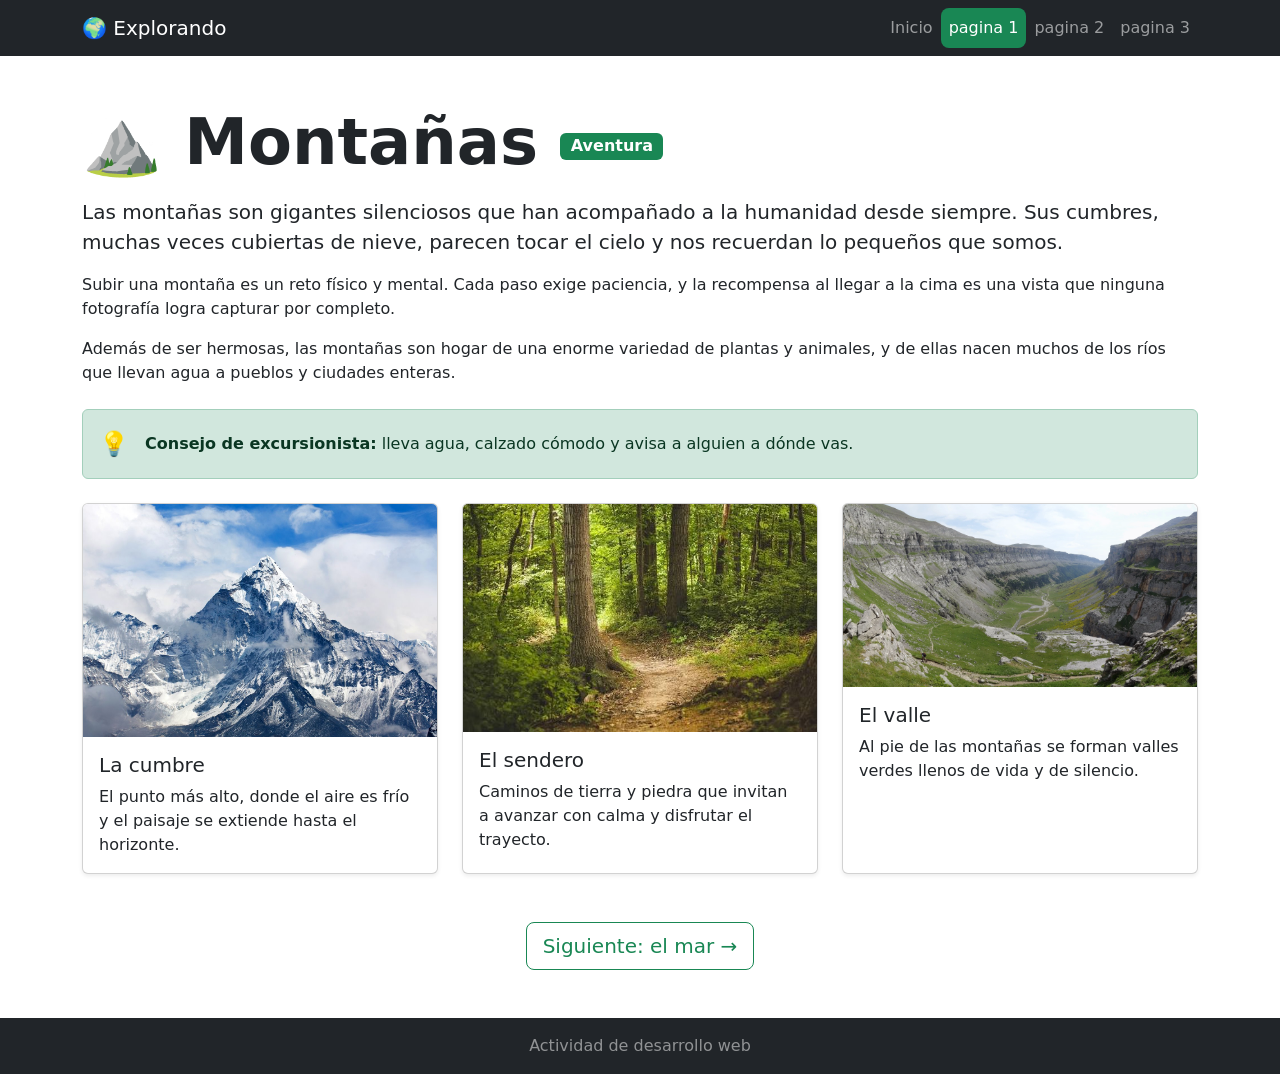
<file: pagina1.html>
<!DOCTYPE html>
<html lang="es">
<head>
  <meta charset="UTF-8">
  <meta name="viewport" content="width=device-width, initial-scale=1.0">
  <title>Montañas</title>
  <link href="https://cdn.jsdelivr.net/npm/bootstrap@5.3.3/dist/css/bootstrap.min.css" rel="stylesheet">
  <style>
    .nav-link.active { background-color: #198754; border-radius: .5rem; }
  </style>
</head>
<body>

  <!--Menú de navegación -->
  <nav class="navbar navbar-expand-lg navbar-dark bg-dark sticky-top">
    <div class="container">
      <a class="navbar-brand" href="index.html">🌍 Explorando</a>
      <button class="navbar-toggler" type="button" data-bs-toggle="collapse" data-bs-target="#menu" aria-controls="menu" aria-expanded="false" aria-label="Mostrar menú">
        <span class="navbar-toggler-icon"></span>
      </button>
      <div class="collapse navbar-collapse" id="menu">
        <ul class="navbar-nav ms-auto">
          <li class="nav-item"><a class="nav-link" href="index.html">Inicio</a></li>
          <li class="nav-item"><a class="nav-link active" aria-current="page" href="pagina1.html">pagina 1</a></li>
          <li class="nav-item"><a class="nav-link" href="pagina2.html">pagina 2</a></li>
          <li class="nav-item"><a class="nav-link" href="pagina3.html">pagina 3</a></li>
        </ul>
      </div>
    </div>
  </nav>

  <main class="container py-5">
    <h1 class="display-3 fw-bold">⛰️ Montañas <span class="badge bg-success fs-6 align-middle">Aventura</span></h1>

    <p class="lead mt-3">
      Las montañas son gigantes silenciosos que han acompañado a la humanidad desde siempre. Sus cumbres,
      muchas veces cubiertas de nieve, parecen tocar el cielo y nos recuerdan lo pequeños que somos.
    </p>
    <p>
      Subir una montaña es un reto físico y mental. Cada paso exige paciencia, y la recompensa al llegar
      a la cima es una vista que ninguna fotografía logra capturar por completo.
    </p>
    <p>
      Además de ser hermosas, las montañas son hogar de una enorme variedad de plantas y animales, y de
      ellas nacen muchos de los ríos que llevan agua a pueblos y ciudades enteras.
    </p>

    <div class="alert alert-success d-flex align-items-center my-4" role="alert">
      <span class="fs-4 me-3">💡</span>
      <div><strong>Consejo de excursionista:</strong> lleva agua, calzado cómodo y avisa a alguien a dónde vas.</div>
    </div>

    <div class="row g-4">
      <div class="col-md-4">
        <div class="card h-100 shadow-sm">
          <img src="imagenes/montaña.jpg" class="card-img-top" alt="Cumbre de una montaña">
          <div class="card-body">
            <h5 class="card-title">La cumbre</h5>
            <p class="card-text">El punto más alto, donde el aire es frío y el paisaje se extiende hasta el horizonte.</p>
          </div>
        </div>
      </div>
      <div class="col-md-4">
        <div class="card h-100 shadow-sm">
          <img src="imagenes/sendero.jpg" class="card-img-top" alt="Sendero de montaña">
          <div class="card-body">
            <h5 class="card-title">El sendero</h5>
            <p class="card-text">Caminos de tierra y piedra que invitan a avanzar con calma y disfrutar el trayecto.</p>
          </div>
        </div>
      </div>
      <div class="col-md-4">
        <div class="card h-100 shadow-sm">
          <img src="imagenes/valle.png" class="card-img-top" alt="Valle entre montañas">
          <div class="card-body">
            <h5 class="card-title">El valle</h5>
            <p class="card-text">Al pie de las montañas se forman valles verdes llenos de vida y de silencio.</p>
          </div>
        </div>
      </div>
    </div>

    <div class="text-center mt-5">
      <a href="pagina2.html" class="btn btn-outline-success btn-lg">Siguiente: el mar →</a>
    </div>
  </main>

  <footer class="bg-dark text-white-50 text-center py-3">
    Actividad de desarrollo web
  </footer>

  <script src="https://cdn.jsdelivr.net/npm/bootstrap@5.3.3/dist/js/bootstrap.bundle.min.js"></script>
</body>
</html>
</file>
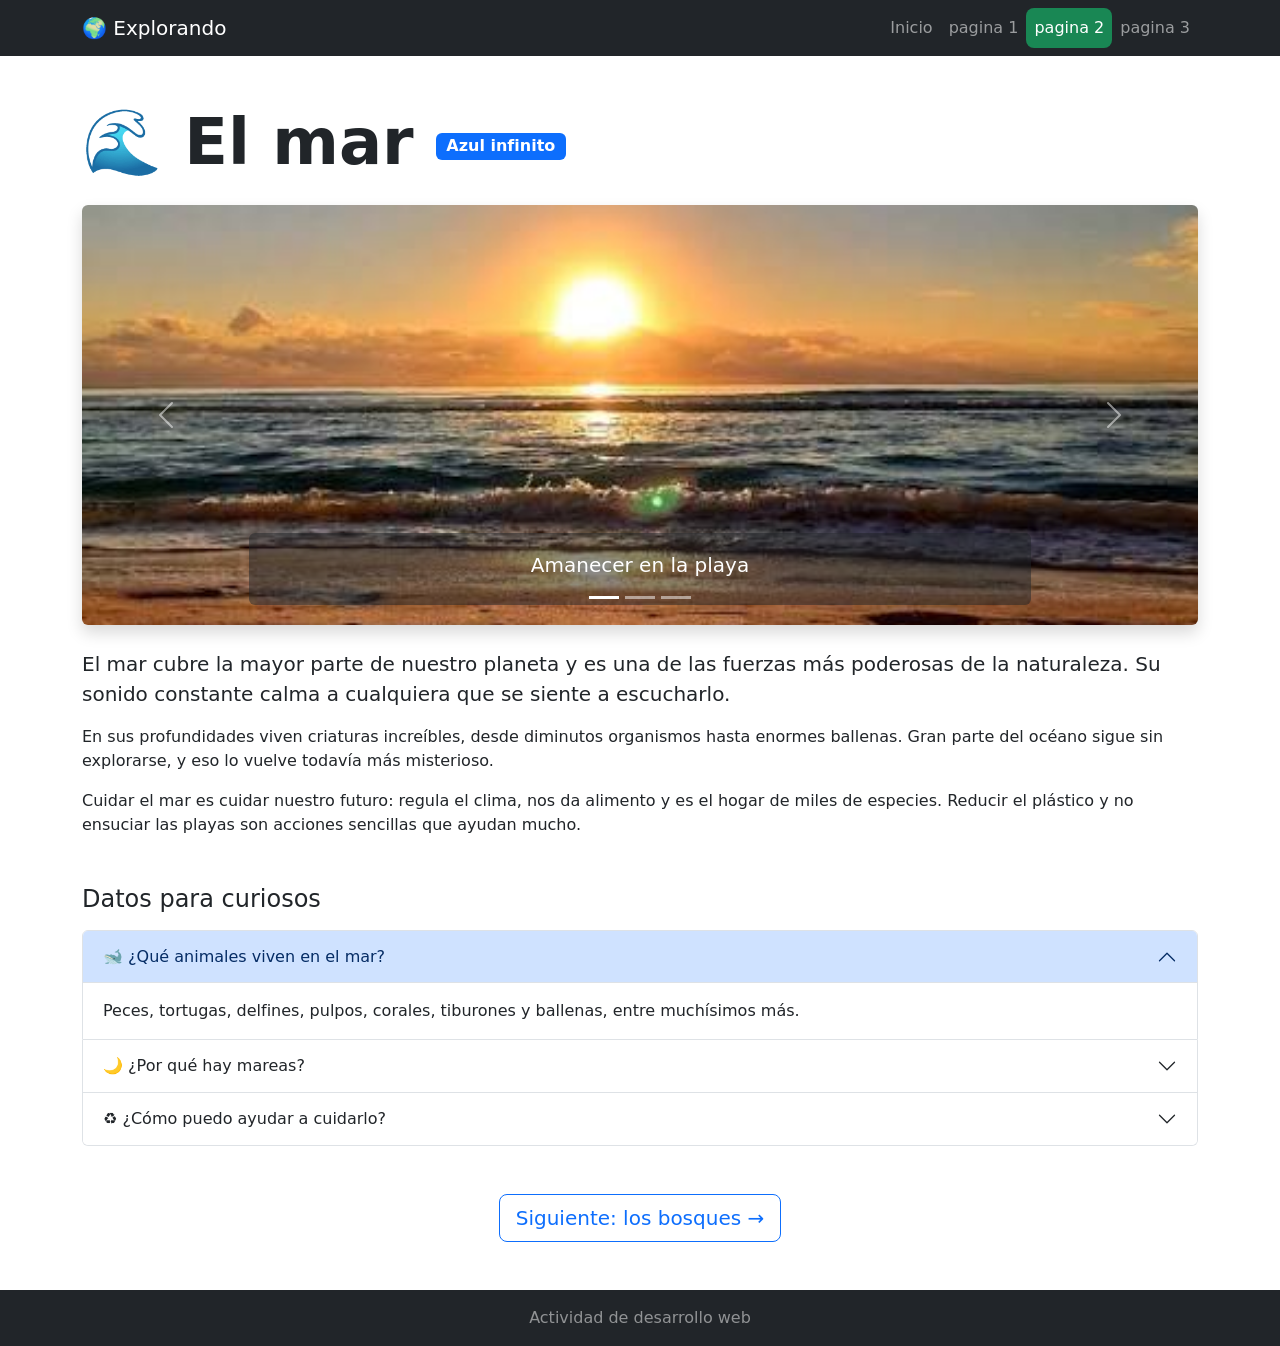
<file: pagina2.html>
<!DOCTYPE html>
<html lang="es">
<head>
  <meta charset="UTF-8">
  <meta name="viewport" content="width=device-width, initial-scale=1.0">
  <title>El mar</title>
  <link href="https://cdn.jsdelivr.net/npm/bootstrap@5.3.3/dist/css/bootstrap.min.css" rel="stylesheet">
  <style>
    .nav-link.active { background-color: #198754; border-radius: .5rem; }
    .carousel-item img { height: 420px; object-fit: cover; }
  </style>
</head>
<body>

  <!--Menú de navegación-->
  <nav class="navbar navbar-expand-lg navbar-dark bg-dark sticky-top">
    <div class="container">
      <a class="navbar-brand" href="index.html">🌍 Explorando</a>
      <button class="navbar-toggler" type="button" data-bs-toggle="collapse" data-bs-target="#menu" aria-controls="menu" aria-expanded="false" aria-label="Mostrar menú">
        <span class="navbar-toggler-icon"></span>
      </button>
      <div class="collapse navbar-collapse" id="menu">
        <ul class="navbar-nav ms-auto">
          <li class="nav-item"><a class="nav-link" href="index.html">Inicio</a></li>
          <li class="nav-item"><a class="nav-link" href="pagina1.html">pagina 1</a></li>
          <li class="nav-item"><a class="nav-link active" aria-current="page" href="pagina2.html">pagina 2</a></li>
          <li class="nav-item"><a class="nav-link" href="pagina3.html">pagina 3</a></li>
        </ul>
      </div>
    </div>
  </nav>

  <main class="container py-5">
    <h1 class="display-3 fw-bold">🌊 El mar <span class="badge bg-primary fs-6 align-middle">Azul infinito</span></h1>

    <div id="carruselMar" class="carousel slide shadow rounded overflow-hidden my-4" data-bs-ride="carousel">
      <div class="carousel-indicators">
        <button type="button" data-bs-target="#carruselMar" data-bs-slide-to="0" class="active" aria-current="true" aria-label="Imagen 1"></button>
        <button type="button" data-bs-target="#carruselMar" data-bs-slide-to="1" aria-label="Imagen 2"></button>
        <button type="button" data-bs-target="#carruselMar" data-bs-slide-to="2" aria-label="Imagen 3"></button>
      </div>
      <div class="carousel-inner">
        <div class="carousel-item active">
          <img src="imagenes/playa.jpg" class="d-block w-100" alt="Playa al amanecer">
          <div class="carousel-caption d-none d-md-block bg-dark bg-opacity-50 rounded">
            <h5>Amanecer en la playa</h5>
          </div>
        </div>
        <div class="carousel-item">
          <img src="imagenes/ola.jpg" class="d-block w-100" alt="Olas del océano">
          <div class="carousel-caption d-none d-md-block bg-dark bg-opacity-50 rounded">
            <h5>Olas en movimiento</h5>
          </div>
        </div>
        <div class="carousel-item">
          <img src="imagenes/costa.jpg" class="d-block w-100" alt="Costa al atardecer">
          <div class="carousel-caption d-none d-md-block bg-dark bg-opacity-50 rounded">
            <h5>Atardecer en la costa</h5>
          </div>
        </div>
      </div>
      <button class="carousel-control-prev" type="button" data-bs-target="#carruselMar" data-bs-slide="prev">
        <span class="carousel-control-prev-icon" aria-hidden="true"></span>
        <span class="visually-hidden">Anterior</span>
      </button>
      <button class="carousel-control-next" type="button" data-bs-target="#carruselMar" data-bs-slide="next">
        <span class="carousel-control-next-icon" aria-hidden="true"></span>
        <span class="visually-hidden">Siguiente</span>
      </button>
    </div>

    <p class="lead">
      El mar cubre la mayor parte de nuestro planeta y es una de las fuerzas más poderosas de la naturaleza.
      Su sonido constante calma a cualquiera que se siente a escucharlo.
    </p>
    <p>
      En sus profundidades viven criaturas increíbles, desde diminutos organismos hasta enormes ballenas.
      Gran parte del océano sigue sin explorarse, y eso lo vuelve todavía más misterioso.
    </p>
    <p>
      Cuidar el mar es cuidar nuestro futuro: regula el clima, nos da alimento y es el hogar de miles de
      especies. Reducir el plástico y no ensuciar las playas son acciones sencillas que ayudan mucho.
    </p>

    <h2 class="h4 mt-5 mb-3">Datos para curiosos</h2>
    <div class="accordion" id="acordeonMar">
      <div class="accordion-item">
        <h2 class="accordion-header">
          <button class="accordion-button" type="button" data-bs-toggle="collapse" data-bs-target="#dato1" aria-expanded="true" aria-controls="dato1">
            🐋 ¿Qué animales viven en el mar?
          </button>
        </h2>
        <div id="dato1" class="accordion-collapse collapse show" data-bs-parent="#acordeonMar">
          <div class="accordion-body">Peces, tortugas, delfines, pulpos, corales, tiburones y ballenas, entre muchísimos más.</div>
        </div>
      </div>
      <div class="accordion-item">
        <h2 class="accordion-header">
          <button class="accordion-button collapsed" type="button" data-bs-toggle="collapse" data-bs-target="#dato2" aria-expanded="false" aria-controls="dato2">
            🌙 ¿Por qué hay mareas?
          </button>
        </h2>
        <div id="dato2" class="accordion-collapse collapse" data-bs-parent="#acordeonMar">
          <div class="accordion-body">Las mareas se producen principalmente por la atracción gravitacional de la Luna (y del Sol) sobre el agua.</div>
        </div>
      </div>
      <div class="accordion-item">
        <h2 class="accordion-header">
          <button class="accordion-button collapsed" type="button" data-bs-toggle="collapse" data-bs-target="#dato3" aria-expanded="false" aria-controls="dato3">
            ♻️ ¿Cómo puedo ayudar a cuidarlo?
          </button>
        </h2>
        <div id="dato3" class="accordion-collapse collapse" data-bs-parent="#acordeonMar">
          <div class="accordion-body">Usa menos plástico desechable, recoge tu basura en la playa y respeta a los animales marinos.</div>
        </div>
      </div>
    </div>

    <div class="text-center mt-5">
      <a href="pagina3.html" class="btn btn-outline-primary btn-lg">Siguiente: los bosques →</a>
    </div>
  </main>

  <footer class="bg-dark text-white-50 text-center py-3">
    Actividad de desarrollo web
  </footer>

  <script src="https://cdn.jsdelivr.net/npm/bootstrap@5.3.3/dist/js/bootstrap.bundle.min.js"></script>
</body>
</html>
</file>
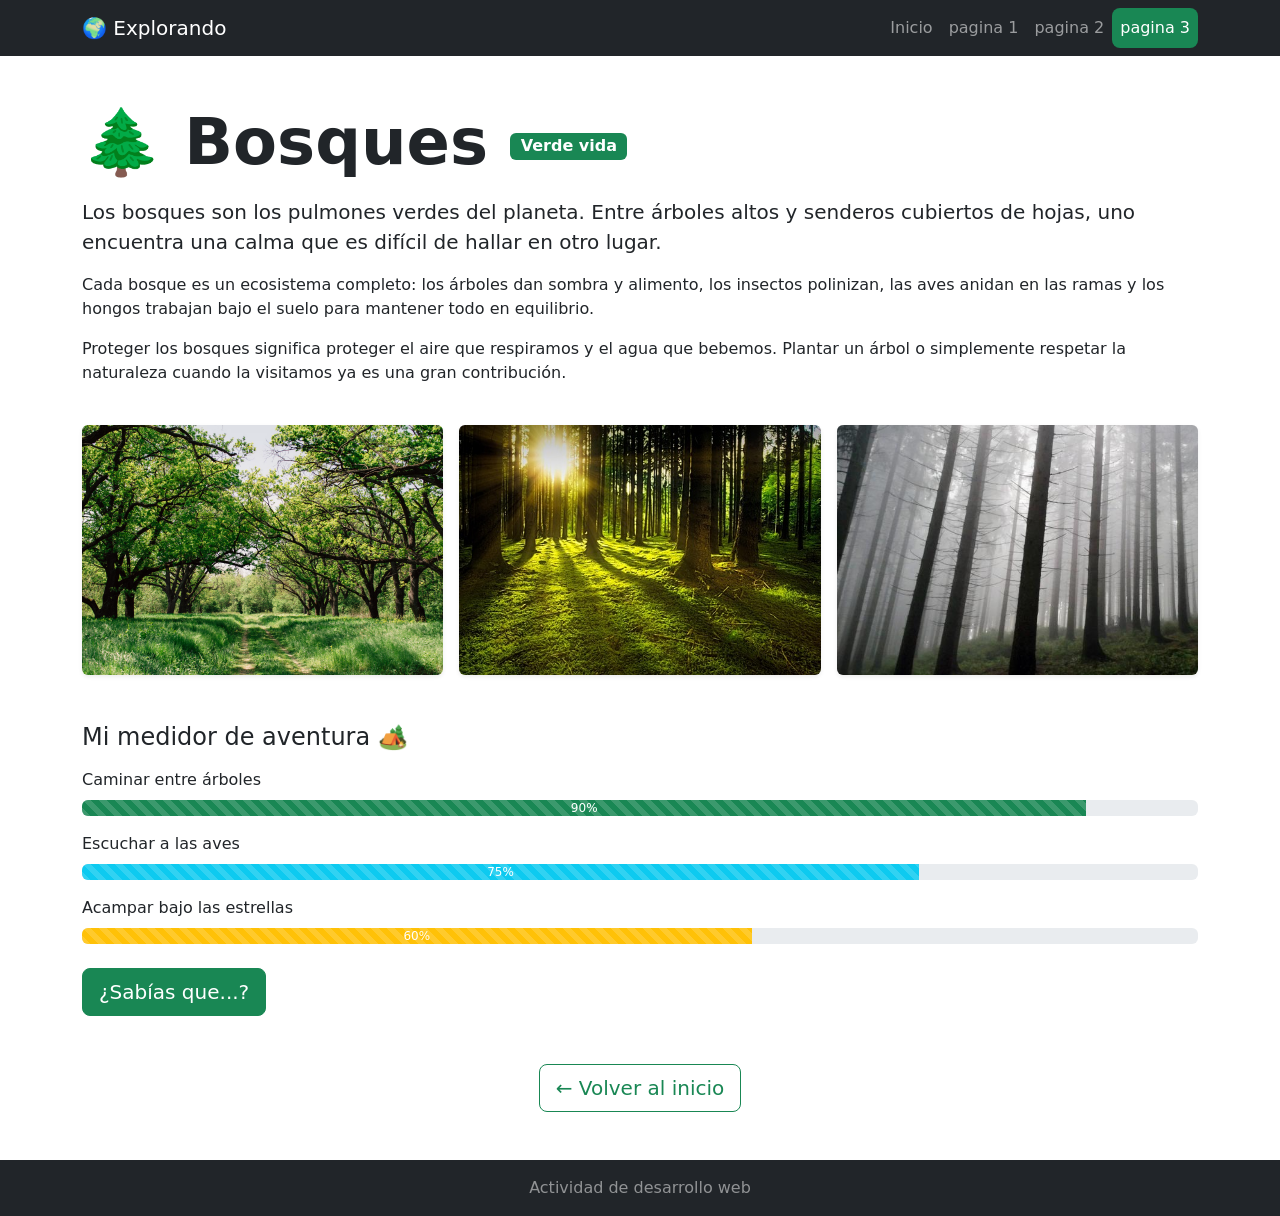
<file: pagina3.html>
<!DOCTYPE html>
<html lang="es">
<head>
  <meta charset="UTF-8">
  <meta name="viewport" content="width=device-width, initial-scale=1.0">
  <title>Bosques</title>
  <link href="https://cdn.jsdelivr.net/npm/bootstrap@5.3.3/dist/css/bootstrap.min.css" rel="stylesheet">
  <style>
    .nav-link.active { background-color: #198754; border-radius: .5rem; }
    .galeria img { height: 250px; object-fit: cover; width: 100%; }
  </style>
</head>
<body>

  <!--Menú de navegación-->
  <nav class="navbar navbar-expand-lg navbar-dark bg-dark sticky-top">
    <div class="container">
      <a class="navbar-brand" href="index.html">🌍 Explorando</a>
      <button class="navbar-toggler" type="button" data-bs-toggle="collapse" data-bs-target="#menu" aria-controls="menu" aria-expanded="false" aria-label="Mostrar menú">
        <span class="navbar-toggler-icon"></span>
      </button>
      <div class="collapse navbar-collapse" id="menu">
        <ul class="navbar-nav ms-auto">
          <li class="nav-item"><a class="nav-link" href="index.html">Inicio</a></li>
          <li class="nav-item"><a class="nav-link" href="pagina1.html">pagina 1</a></li>
          <li class="nav-item"><a class="nav-link" href="pagina2.html">pagina 2</a></li>
          <li class="nav-item"><a class="nav-link active" aria-current="page" href="pagina3.html">pagina 3</a></li>
        </ul>
      </div>
    </div>
  </nav>

  <main class="container py-5">
    <h1 class="display-3 fw-bold">🌲 Bosques <span class="badge bg-success fs-6 align-middle">Verde vida</span></h1>

    <p class="lead mt-3">
      Los bosques son los pulmones verdes del planeta. Entre árboles altos y senderos cubiertos de hojas,
      uno encuentra una calma que es difícil de hallar en otro lugar.
    </p>
    <p>
      Cada bosque es un ecosistema completo: los árboles dan sombra y alimento, los insectos polinizan,
      las aves anidan en las ramas y los hongos trabajan bajo el suelo para mantener todo en equilibrio.
    </p>
    <p>
      Proteger los bosques significa proteger el aire que respiramos y el agua que bebemos. Plantar un árbol
      o simplemente respetar la naturaleza cuando la visitamos ya es una gran contribución.
    </p>

    <div class="row g-3 galeria my-4">
      <div class="col-md-4">
        <img src="imagenes/camino.png" class="rounded shadow-sm" alt="Camino entre árboles">
      </div>
      <div class="col-md-4">
        <img src="imagenes/luz.jpg" class="rounded shadow-sm" alt="Luz entre el bosque">
      </div>
      <div class="col-md-4">
        <img src="imagenes/niebla.png" class="rounded shadow-sm" alt="Bosque con neblina">
      </div>
    </div>

    <h2 class="h4 mt-5 mb-3">Mi medidor de aventura 🏕️</h2>
    <div class="mb-2">Caminar entre árboles</div>
    <div class="progress mb-3" role="progressbar" aria-label="Caminar" aria-valuenow="90" aria-valuemin="0" aria-valuemax="100">
      <div class="progress-bar bg-success progress-bar-striped" style="width: 90%">90%</div>
    </div>
    <div class="mb-2">Escuchar a las aves</div>
    <div class="progress mb-3" role="progressbar" aria-label="Aves" aria-valuenow="75" aria-valuemin="0" aria-valuemax="100">
      <div class="progress-bar bg-info progress-bar-striped" style="width: 75%">75%</div>
    </div>
    <div class="mb-2">Acampar bajo las estrellas</div>
    <div class="progress mb-4" role="progressbar" aria-label="Acampar" aria-valuenow="60" aria-valuemin="0" aria-valuemax="100">
      <div class="progress-bar bg-warning progress-bar-striped" style="width: 60%">60%</div>
    </div>

    <button type="button" class="btn btn-success btn-lg" data-bs-toggle="modal" data-bs-target="#modalBosque">
      ¿Sabías que...?
    </button>

    <div class="modal fade" id="modalBosque" tabindex="-1" aria-labelledby="tituloModal" aria-hidden="true">
      <div class="modal-dialog modal-dialog-centered">
        <div class="modal-content">
          <div class="modal-header">
            <h5 class="modal-title" id="tituloModal">🌳 Dato del bosque</h5>
            <button type="button" class="btn-close" data-bs-dismiss="modal" aria-label="Cerrar"></button>
          </div>
          <div class="modal-body">
            Los árboles de un bosque pueden comunicarse e intercambiar nutrientes a través de redes de hongos
            bajo la tierra. ¡Por eso se dice que el bosque funciona como una gran comunidad!
          </div>
          <div class="modal-footer">
            <button type="button" class="btn btn-secondary" data-bs-dismiss="modal">Cerrar</button>
          </div>
        </div>
      </div>
    </div>

    <div class="text-center mt-5">
      <a href="index.html" class="btn btn-outline-success btn-lg">← Volver al inicio</a>
    </div>
  </main>

  <footer class="bg-dark text-white-50 text-center py-3">
    Actividad de desarrollo web
  </footer>

  <script src="https://cdn.jsdelivr.net/npm/bootstrap@5.3.3/dist/js/bootstrap.bundle.min.js"></script>
</body>
</html>
</file>
